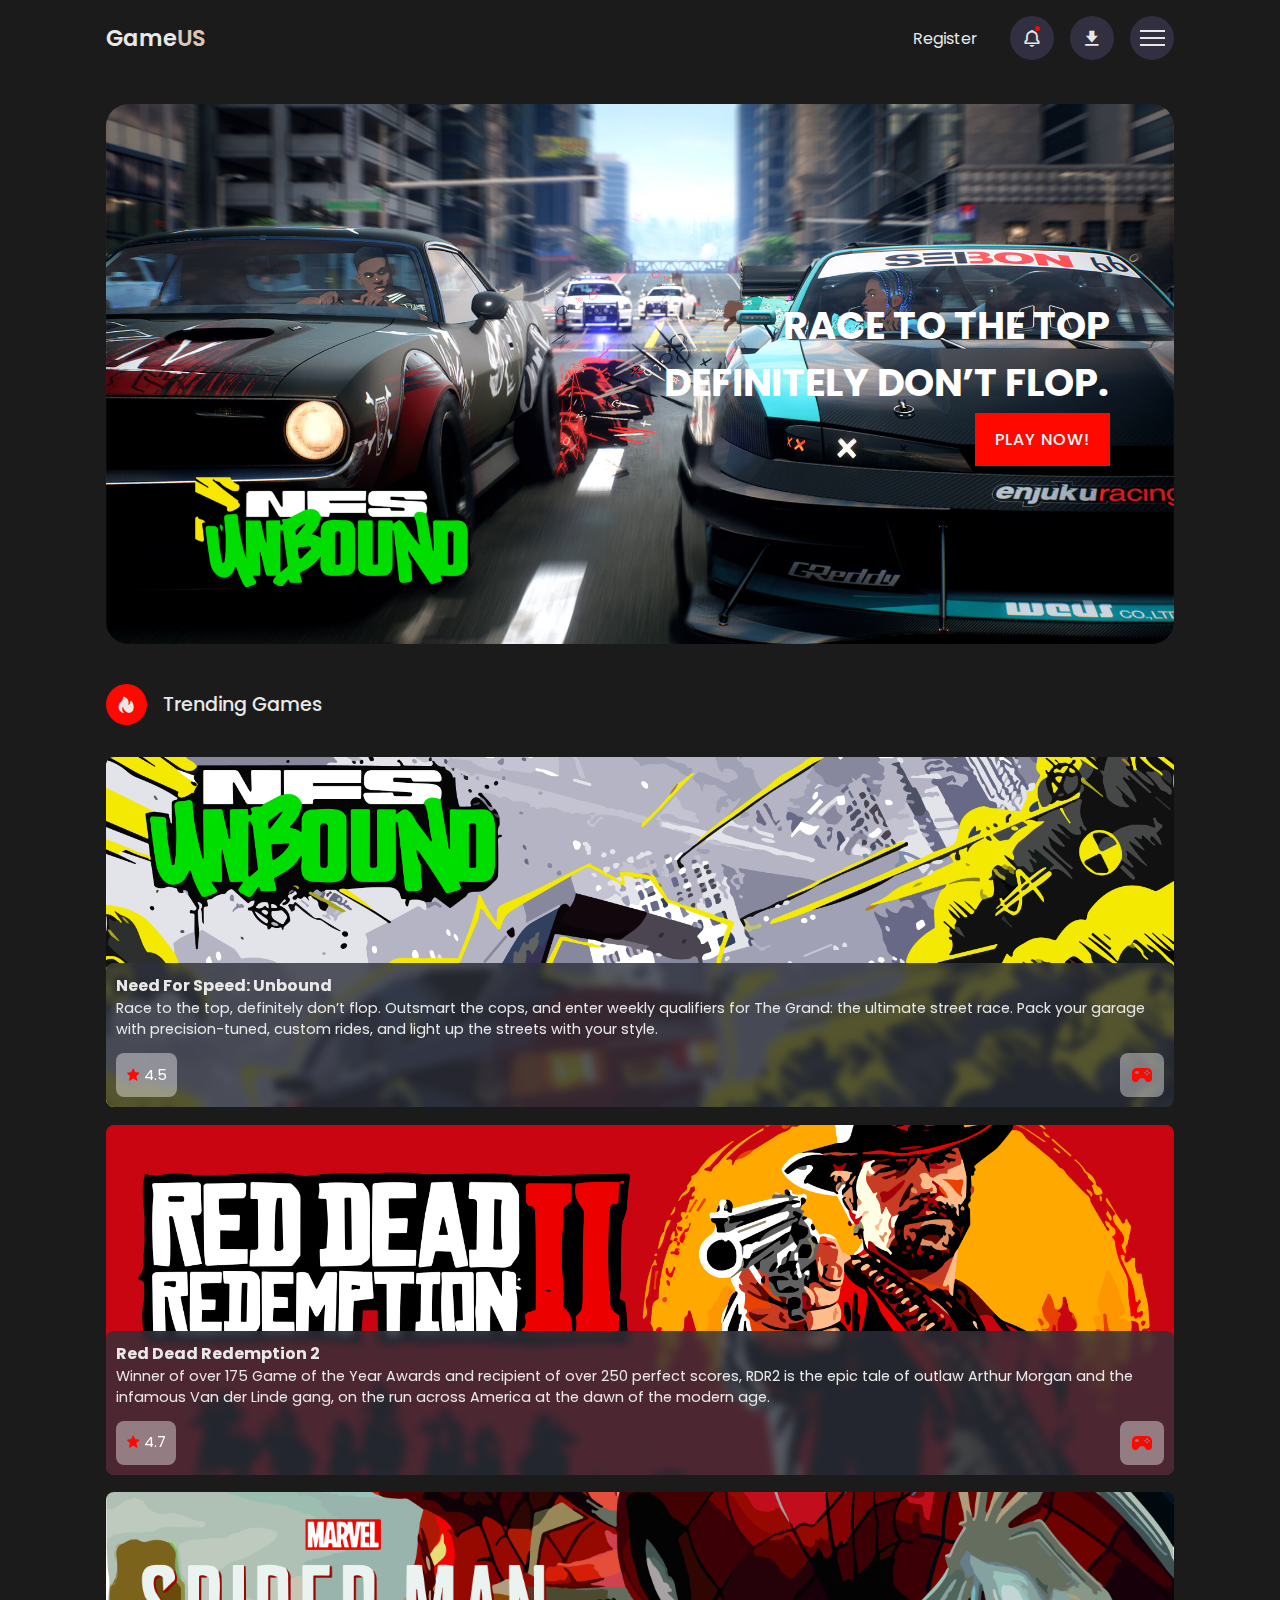
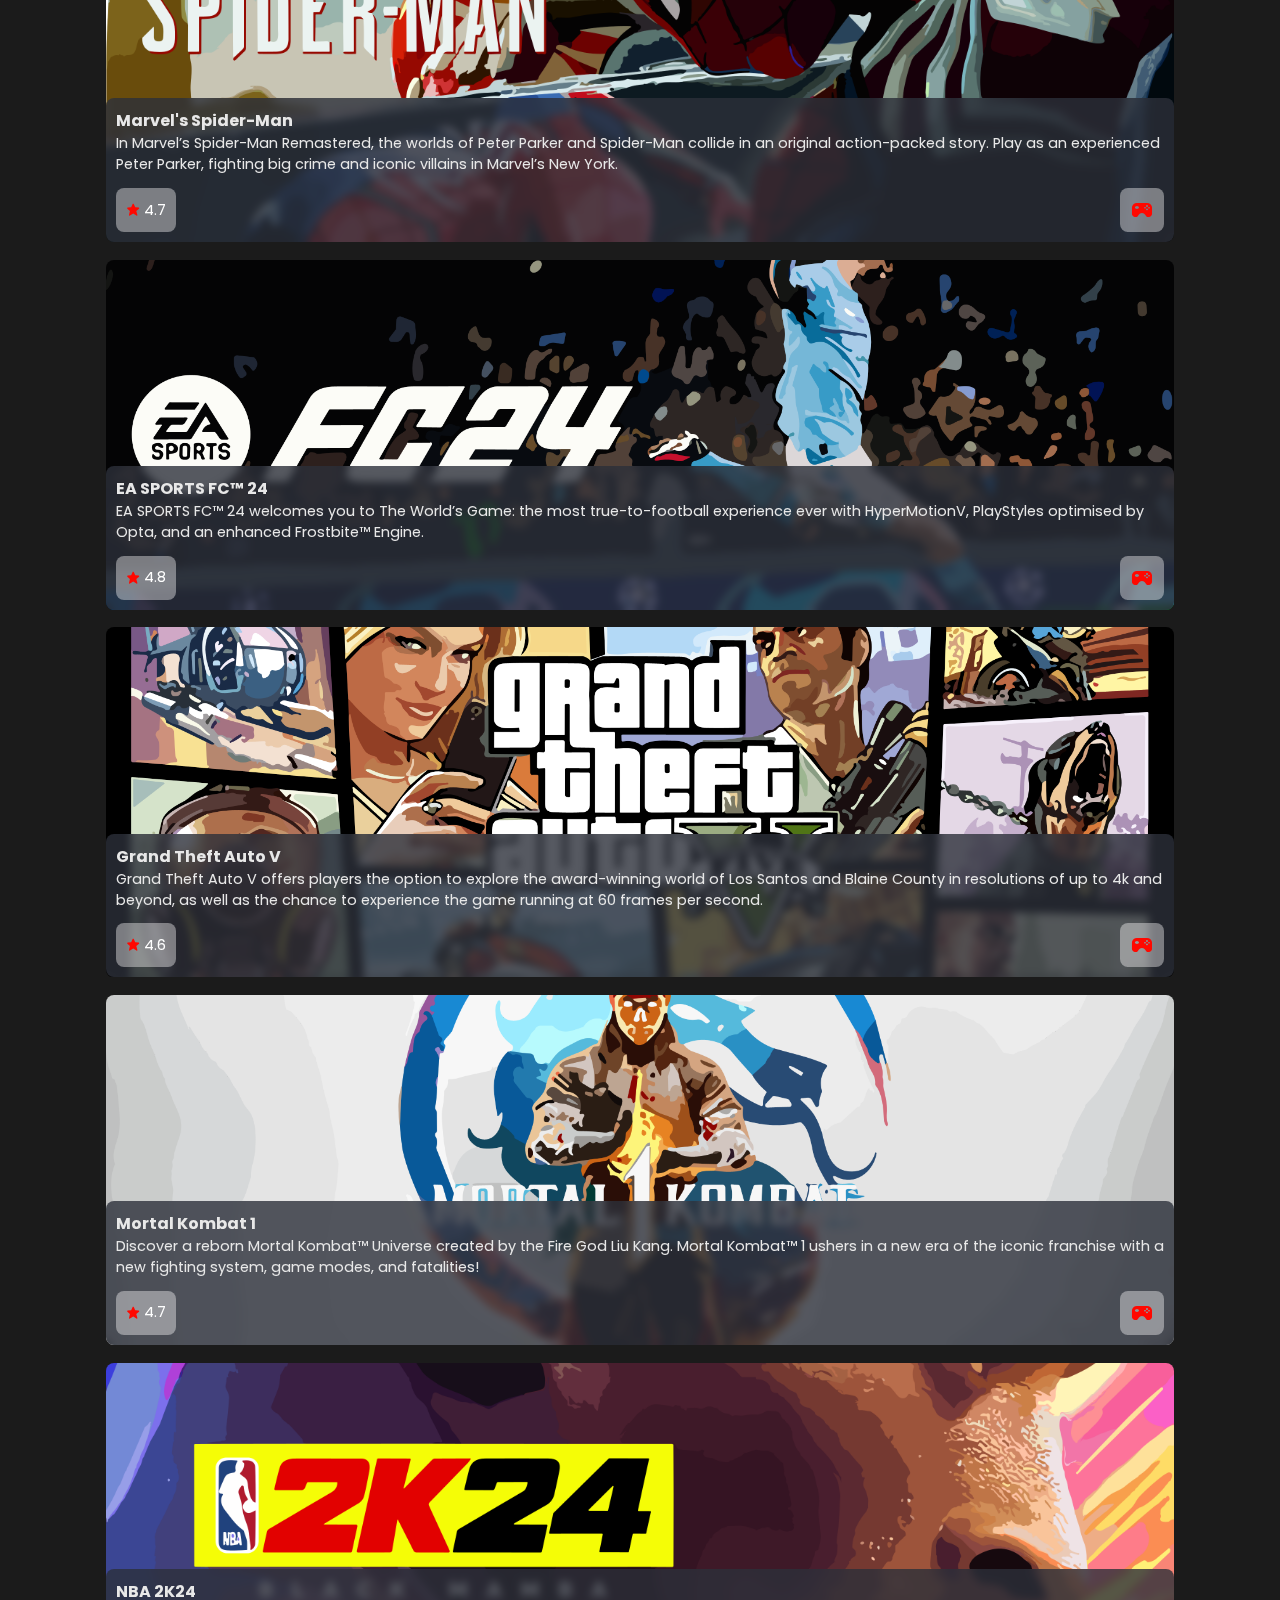
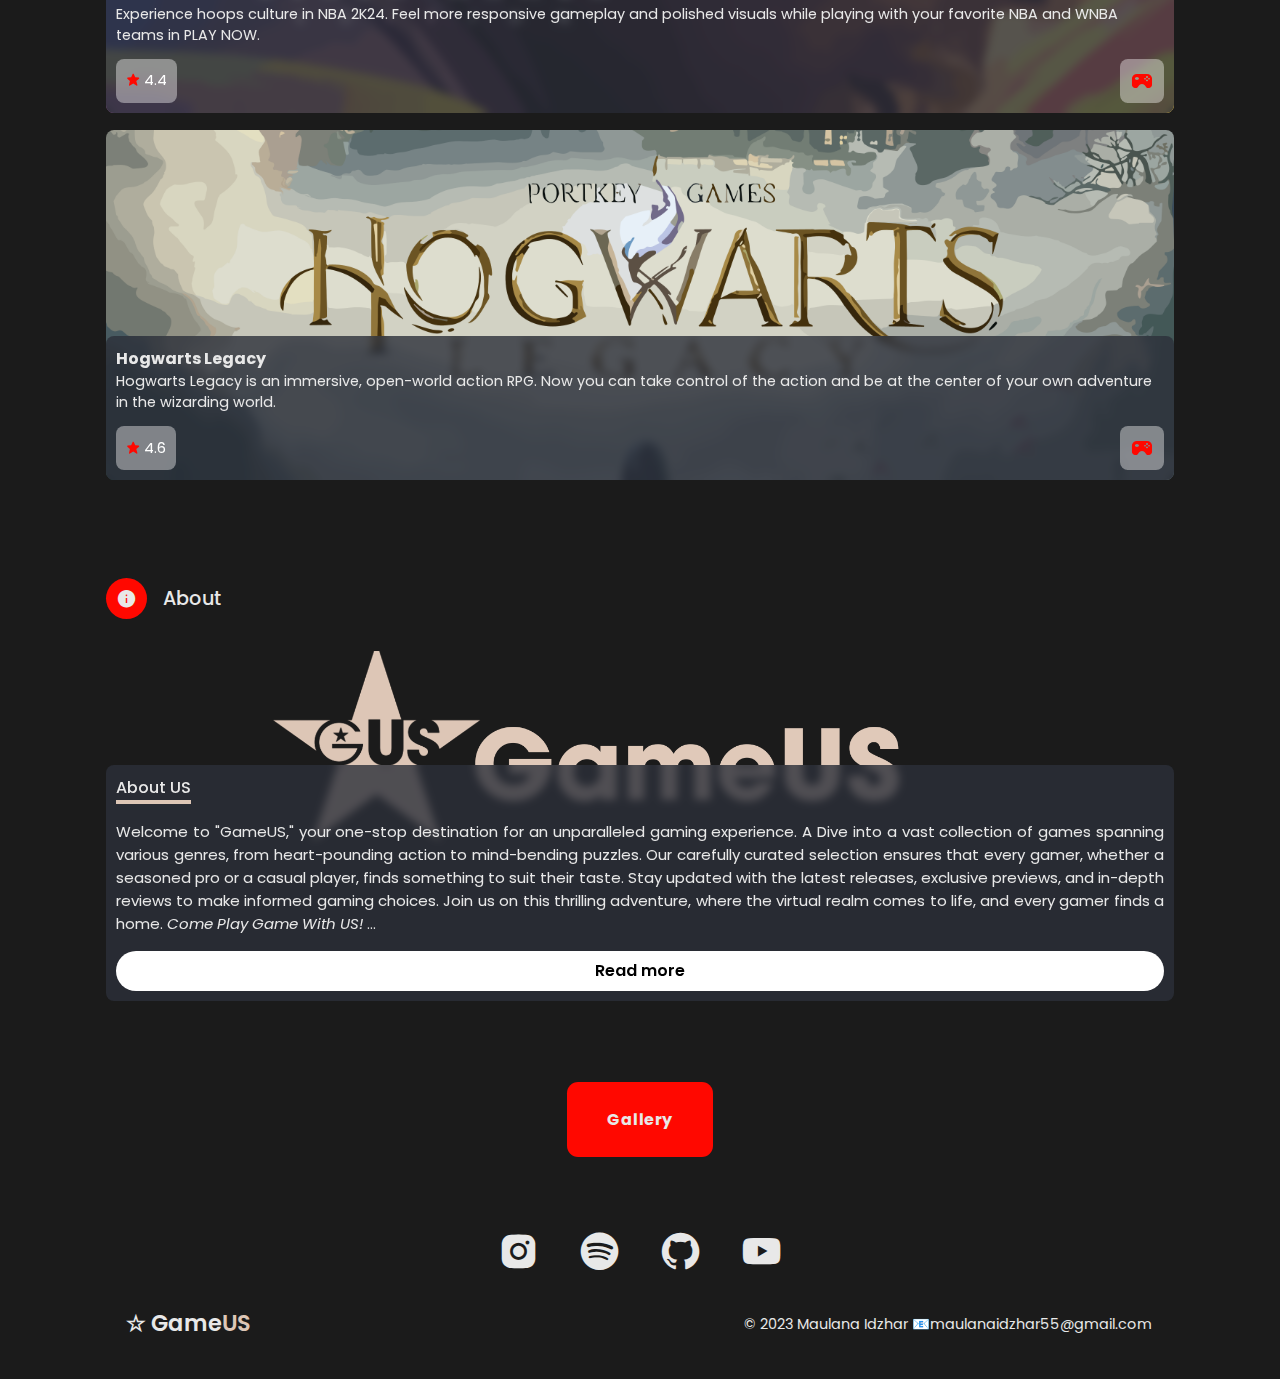
<file: index.html>
<html lang="en">
<head>
    <meta charset="UTF-8">
    <meta name="viewport" content="width=device-width, initial-scale=1.0">
    <title>GameUS</title>

    <!--Fav Icon-->
    <link rel="shortcut icon" href="img/favicon.ico" type="image/x-icon">
    
    <!--CSS-->
    <link rel="stylesheet" href="css/style.css">

    <!--Box Icons-->
    <link href='https://unpkg.com/boxicons@2.1.4/css/boxicons.min.css' rel='stylesheet'>

</head>
<body>
    <!--Link to JavaScript-->
    <script src="js/main.js" async defer></script>
    
    <header>
    <!--Nav-->
    <div class="nav container">

    <!--Logo-->
    <a href="index.html" class="logo">Game<span>US</span></a>

    <!--Nav Icons-->
    <div class="nav-icons">
        <div class="dropdown">
            <a href="contactregis.html">Register</a>
            <div class="isi-dropdown">
                <ul>
                    <li><a href="#">Community</a></li>
                    <li><a href="contactregis.html">Sign In</a></li>
                </ul>
            </div>
        </div>
        <i class='bx bx-bell bx-tada' id="bell-icon"><span></span></i>
        <i class='bx bxs-download' ></i>
        <div class="menu-icon">
            <div class="line1"></div>
            <div class="line2"></div>
            <div class="line3"></div>
        </div>
    </div>

    <!--Menu-->
    <div class="menu">
        <div class="navbar">
            <li><a href="index.html">Home</a></li>
            <li><a href="#trending">Trending</a></li>
            <li><a href="#about">About Us</a></li>
            <li><a href="#gallery">Gallery</a></li>
            <li><a href="contactregis.html">Contact</a></li>

            <body onload="startTime()">                
            <div class="widgets" id="txt"></div>

        </div>
    </div>

    <!--Notification-->
    <div class="notification">
        <div class="notification-box">
            <i class='bx bxs-check-circle bx-tada' ></i>
            <p>Congratulation, Your game download succesfully.</p>
        </div>
        <div class="notification-box box-color">
        <i class='bx bxs-x-circle bx-tada' ></i>
        <p>Could not apply changes.</p>
    </div>
        </div>
    </header>

    <!--Home Section Start-->
<section class="home container" id="home">
    <img src="img/nfs unbound.png" alt="" srcset="">
    <div class="home-text">
        <h1>Race to the top <br> definitely don’t flop.</h1>
        <a target="#" class="btn" href="https://www.ea.com/games/need-for-speed/need-for-speed-unbound">Play Now!</a>
    </div>
</section>
    <!--Home Section End-->

    <!--Trending Section Start-->
<section class="trending container" id="trending">
    <div class="heading">
        <i class='bx bxs-hot bx-burst' ></i>
        <h2>Trending Games</h2>
    </div>

    <!--Trending Content-->
    <div class="trending-content">
        
    <!--Game 1-->
            <div class="box">
                <img src="img/Need For Speed Unbound.png" alt="">
                <div class="box-text">
                    <h2><b>Need For Speed: Unbound</b></h2>
                    <h3>Race to the top, definitely don’t flop. Outsmart the cops, and enter weekly qualifiers for The Grand: the ultimate street race. 
                        Pack your garage with precision-tuned, custom rides, and light up the streets with your style. </h3>
                    <div class="rating-download">
                        <div class="rating">
                            <i class='bx bxs-star' ></i>
                            <span>4.5</span>
                            </div>
                            <a target="#" class="box-btn" href="https://www.ea.com/games/need-for-speed/need-for-speed-unbound">
                                <i class='bx bxs-joystick bx-tada' ></i></a>
                        </div>
                    </div>
                </div>
            </div>

    <!--Game 2-->
            <div class="box">
                <img src="img/Read Dead Redemption 2.png" alt="">
                <div class="box-text">
                    <h2><b>Red Dead Redemption 2</b></h2>
                    <h3>Winner of over 175 Game of the Year Awards and recipient of over 250 perfect scores, RDR2 is the epic tale of outlaw Arthur Morgan and the infamous Van der Linde gang, 
                        on the run across America at the dawn of the modern age.</h3>
                    <div class="rating-download">
                        <div class="rating">
                            <i class='bx bxs-star' ></i>
                            <span>4.7</span>
                            </div>
                            <a target="#" class="box-btn" href="https://www.rockstargames.com/reddeadredemption2/restricted-content/agegate/form?redirect=https%3A%2F%2Fwww.rockstargames.com%2Freddeadredemption2%2F&options=&locale=en_us">
                                <i class='bx bxs-joystick bx-tada' ></i></a>
                        </div>
                    </div>
                </div>
            </div>

    <!--Game 3-->
    <div class="box">
        <img src="img/spiderman.png" alt="">
        <div class="box-text">
            <h2><b>Marvel's Spider-Man</b></h2>
            <h3>In Marvel’s Spider-Man Remastered, the worlds of Peter Parker and Spider-Man collide in an original action-packed story. 
                Play as an experienced Peter Parker, fighting big crime and iconic villains in Marvel’s New York.</h3>
            <div class="rating-download">
                <div class="rating">
                    <i class='bx bxs-star' ></i>
                    <span>4.7</span>
                    </div>
                    <a target="#" class="box-btn" href="https://www.playstation.com/en-id/games/marvels-spider-man-remastered/">
                        <i class='bx bxs-joystick bx-tada' ></i></a>
                </div>
            </div>
        </div>
    </div>

    <!--Game 4-->
    <div class="box">
        <img src="img/EA FC 24.png" alt="">
        <div class="box-text">
            <h2><b>EA SPORTS FC™ 24</b></h2>
            <h3>EA SPORTS FC™ 24 welcomes you to The World’s Game: the most true-to-football experience ever with HyperMotionV, 
                PlayStyles optimised by Opta, and an enhanced Frostbite™ Engine. </h3>
            <div class="rating-download">
                <div class="rating">
                    <i class='bx bxs-star' ></i>
                    <span>4.8</span>
                    </div>
                    <a target="#" class="box-btn" href="https://www.ea.com/en-au/games/ea-sports-fc/fc-24">
                        <i class='bx bxs-joystick bx-tada' ></i></a>
                </div>
            </div>
        </div>
    </div>

    <!--Game 5-->
    <div class="box">
        <img src="img/GTA 5.png" alt="">
        <div class="box-text">
            <h2><b>Grand Theft Auto V</b></h2>
            <h3>Grand Theft Auto V offers players the option to explore the award-winning world of Los Santos and Blaine County in resolutions of up to 4k and beyond, 
                as well as the chance to experience the game running at 60 frames per second. </h3>
            <div class="rating-download">
                <div class="rating">
                    <i class='bx bxs-star' ></i>
                    <span>4.6</span>
                    </div>
                    <a target="#" class="box-btn" href="https://www.rockstargames.com/gta-v">
                        <i class='bx bxs-joystick bx-tada' ></i></a>
                </div>
            </div>
        </div>
    </div>

    <!--Game 6-->
    <div class="box">
        <img src="img/Mortal Kombat 1.png" alt="">
        <div class="box-text">
            <h2><b>Mortal Kombat 1</b></h2>
            <h3>Discover a reborn Mortal Kombat™ Universe created by the Fire God Liu Kang. 
                Mortal Kombat™ 1 ushers in a new era of the iconic franchise with a new fighting system, game modes, and fatalities! </h3>
            <div class="rating-download">
                <div class="rating">
                    <i class='bx bxs-star' ></i>
                    <span>4.7</span>
                    </div>
                    <a target="#" class="box-btn" href="https://www.mortalkombat.com/en-us">
                        <i class='bx bxs-joystick bx-tada' ></i></a>
                </div>
            </div>
        </div>
    </div>

    <!--Game 7-->
    <div class="box">
        <img src="img/nba 2k24.png" alt="">
        <div class="box-text">
            <h2><b>NBA 2K24</b></h2>
            <h3>Experience hoops culture in NBA 2K24. Feel more responsive gameplay and polished visuals while playing with your favorite NBA and WNBA teams in PLAY NOW. </h3>
            <div class="rating-download">
                <div class="rating">
                    <i class='bx bxs-star' ></i>
                    <span>4.4</span>
                    </div>
                    <a target="#" class="box-btn" href="https://nba.2k.com/2k24/">
                        <i class='bx bxs-joystick bx-tada' ></i></a>
                </div>
            </div>
        </div>
    </div>

    <!--Game 8-->
    <div class="box">
        <img src="img/Hogwarts Legacy.png" alt="">
        <div class="box-text">
            <h2><b>Hogwarts Legacy</b></h2>
            <h3>Hogwarts Legacy is an immersive, open-world action RPG. Now you can take control of the action and be at the center of your own adventure in the wizarding world. </h3>
            <div class="rating-download">
                <div class="rating">
                    <i class='bx bxs-star' ></i>
                    <span>4.6</span>
                    </div>
                    <a target="#" class="box-btn" href="https://www.hogwartslegacy.com/en-us?ref=bestwebsiterank">
                        <i class='bx bxs-joystick bx-tada' ></i></a>
                </div>
            </div>
        </div>
    </div>

        </div>
    </div>
</section>
    <!--Trending Section End-->

    <!--New Section Start-->
<section class="new container" id="about">
    <div class="heading">
        <i class='bx bxs-info-circle' ></i>
        <h2>About</h2>
    </div>

    <!--New Content-->
    <div class="new-content"></div>

    <!--About-->
    <div class="about container">
    <div class="box">
        <img src="img/GameUS.png" alt="">
        <div class="box-text">
            <h2>About US</h2>
            <p> Welcome to "GameUS," your one-stop destination for an unparalleled gaming experience. A Dive into a vast collection of games spanning various genres, from heart-pounding action to mind-bending puzzles. 
                Our carefully curated selection ensures that every gamer, whether a seasoned pro or a casual player, finds something to suit their taste. Stay updated with the latest releases, 
                exclusive previews, and in-depth reviews to make informed gaming choices. Join us on this thrilling adventure, where the virtual realm comes to life, and every gamer finds a home. 
                <i>Come Play Game With US!</i>
                <span id="dots">...</span><span id="more">
                    <br>
                    <br>
                    Our mission at GameUS is to provide a one-stop platform that caters to the diverse needs and interests of the gaming community. 
        We aim to foster a positive and engaging environment where gamers can connect, share experiences, and stay updated on the latest trends and developments in the gaming world.
        <br>
        <br>
        Our Vision is to keep our users engaged and entertained through captivating gameplay and dynamic challenges. We are committed to delivering an unparalleled gaming experience by curating a diverse selection of 
                high-quality games that cater to various interests and skill levels.</span></p>
                <button onclick="myFunction()" id="myBtn">Read more</button>

        </div>
            </div>
            <section class="new container" id="gallery">
            <div class="next-page">
                <a href="gallery.html" target="_blank" class="box-btn">Gallery</a>
            </div>
        </div>
    </div>
</section>
    <!--New Section End-->

    <!--Footer-->
<section class="footer" id="contact">
    <div class="social"> 
        <a target="_blank " href="https://instagram.com/idzharq?utm_source=qr&igshid=OGIxMTE0OTdkZA=="><i class='bx bxl-instagram-alt bx-tada' ></i></a>
        <a target="_blank " href="https://open.spotify.com/user/d0iwi206szh61bbbua3qp4ii3?si=BMeg-gOASiej7VPMBVZ30A"><i class='bx bxl-spotify bx-tada' ></i></a>
        <a target="_blank " href="https://github.com/maulanaidzhar"><i class='bx bxl-github bx-tada' ></i></a>
        <a target="_blank " href="https://youtube.com/@cactusjar?si=AwCqL-P8ptVk9v_G"><i class='bx bxl-youtube bx-tada' ></i></a>
    </div>
<div class="copyright container">
    <a href="#" class="logo">  ☆ Game<span>US</span></a>
    <p>&#169; 2023 Maulana Idzhar 📧maulanaidzhar55@gmail.com</p>
</div>
</section>
</file>
<file: css/style.css>
/*Fonts*/
    @import url('https://fonts.googleapis.com/css2?family=Poppins:wght@100;300;400;500;600;700&display=swap');
  *{
    font-family: 'Poppins', sans-serif;
    margin: 0;
    padding: 0;
    scroll-behavior: smooth;
    box-sizing: border-box;
    list-style: none;
    text-decoration: none;
    scroll-padding-top: 2rem;
  }

  :root {
    --main-color: #DDC6B6;
    /*Second Color*/
    /*--main-color:#0d81ec ;*/
    --dark-color: #1b1b1b ;
    --light-color: #322f40 ;
    --text-color:  hsl(0,0%,91%);
  }
  ::selection{
    color: var(--text-color);
    background: var(--main-color);
  }
  section{
    padding: 4rem 0 3rem;
  }
  img {
    width: 100%;
  }
  body {
    color: var(--text-color);
    background: var(--dark-color);
  }
  .container {
    max-width: 1068px;
    margin: auto;
    width: 100%;
    padding-bottom: 1rem;
  }

  /*Header*/
  header{
    position: fixed;
    top: 0;
    left: 0;
    width: 100%;
    background: var(--dark-color);
    z-index: 100;
  }
  
   /*Nav*/
   .nav{
    display: flex;
    align-items: center;
    justify-content: center;
    padding: 16px 0;
  }

/*Logo*/
.logo{
font-size: 1.4rem;
font-weight: 600;
color: var(--text-color);
text-transform: none;
margin: 0 auto 0 0;
}
.logo span {
 color: var(--main-color);
}

/* Navbar-Dropdown */
.dropdown{
    margin-right: 1rem;
}
.dropdown a{
    color: var(--text-color);
    padding: 0;    
}
.isi-dropdown a{
    margin-bottom: 2rem;
}
.dropdown ul{
    list-style-type: none;
}
li.dropdown {
    display: inline-block;
}
.dropdown:hover .isi-dropdown {
    display: block;
}
.isi-dropdown a:hover {
    color: #fff !important;
}
.isi-dropdown {
    position: absolute;
    display: none;
    justify-content: center;
    align-items: center;
    text-align: center;
    box-shadow: 0px 8px 16px 0px rgba(0,0,0,0.2);
    z-index: 1;
    background-color: var(--dark-color);
    padding: 1.5rem;
    border-radius: 20px;
}
.isi-dropdown a {
    color: var(--text-color) !important;
    border-radius: 0;
    margin: 0.1rem;
}
.isi-dropdown a:hover {
    color: #ff0800 !important;
    background: rgb(25, 52, 72)important;
}
.isi-dropdown li{
    display: flex;
    justify-content: center;
    align-items: center;
    margin-bottom: 0.5rem;
    margin-top: 0.8rem;
}

/*Nav Icons*/
.nav-icons{
display: flex;
align-items: center;
column-gap: 1rem;
}
.nav-icons .bx{
    font-size: 20px;
    height: 44px;
    width: 44px;
    display: grid;
    place-items: center;
    color: var(--text-color);
    background: var(--light-color) ;
    border-radius: 50%;
    cursor: pointer;
}
#bell-icon{
    position: relative;
}
#bell-icon span{
    content: '';
    width: 5px;
    height: 5px;
    border-radius: 50%;
    background: #ff0800;
    position: absolute;
    top: 10px;
    right: 14px;
}

/*Menu Icon */
.menu-icon{
    display: flex;
    flex-direction: column;
    align-items: center;
    justify-content: center;
    row-gap: 5px;
    height: 44px;
    width: 44px;
    border-radius: 50%;
    background: var(--light-color);
    cursor: pointer;
    z-index: 200;
    transition: 0.3s;
}
.menu-icon div{
    display: block;
    background: var(--text-color);
    height: 2px;
    width: 25px;
    transition: 0.3s;
}
.move .line1{
    transform: rotate(-45deg) translate(-5px, 5px); 
}
.move .line2{
    opacity: 0;
}
.move .line3{
    transform: rotate(45deg) translate(-5px, -5px);
}

/*Menu*/
.menu{
    position: fixed;
    left: 0;
    top: 0;
    width: 100%;
    height: 100vh;
    background: rgba(0, 0, 14, 0.9);
    z-index: 106;
    display: flex;
    align-items: center;
    justify-content: space-between;
    transition: 0.5s;
    clip-path: circle(0% at 100% 0%);
}
.menu.active{
    clip-path: circle(144% at 100% 0%);
}
.menu img{
    width: 700px;
}
.navbar{
    display: grid;
    row-gap: 1rem;
    text-align: right;
    padding-right: 5rem;
}
.navbar a{
    font-size: 1.6rem;
    color: var(--main-color)
    font-weight: 500;
    transition: 0.2s;
}
.navbar a:hover{
    border-bottom: 4px solid var(--main-color);
    font-size: 1.8rem;
}
.widgets{
    font-size: 1.2rem;
}

/*Notification*/
.notification{
    position: absolute;
    top: 110%;
    right: 5rem;
    background: var(--light-color);
    width: 300px;
    height: 350px;
    border-radius: 0.5rem;
    padding: 10px;
    display: flex;
    flex-direction: column;
    row-gap: 1rem;
    clip-path: circle(0% at 100% 0%);
}
.notification.active{
    clip-path: circle(144% at 100% 0%);
    transition: 0.3s;
}
.notification-box{
display: flex;
align-items: baseline;
column-gap: 1rem;
border-radius: 0.5rem;
background: var(--dark-color);
padding: 10px;
}
.notification-box .bx{
    color: #09ff00;
}
.box-color{
    background: hsl(0, 0%, 100%, 0.4);
}
.box-color .bx{
    color: #ff0800;
}

/*Home*/
.home{
    position: relative;
    min-height: 540px;
    display: flex;
    align-items: center;
    justify-content: flex-end;
    margin-top: 5rem;
}
.home img{
    position: absolute;
    width: 100%;
    height: 100%;
    object-fit: cover;
    border-radius: 1.4rem;
    z-index: -1;
}
.home-text{
    padding-right: 4rem;
    text-align: right;
}
.home-text h1{
    font-size: 2.4rem;
    text-transform: uppercase;
    color: #ffffff;
    margin-bottom: 1rem;
}
.btn{
    background: #ff0800;
    padding: 15px 20px;
    color: #ffffff;
    text-transform: uppercase;
    font-size: 1rem;
    letter-spacing: 1px;
    font-weight: 500;
}
.btn:hover{
    background: var(--light-color);
    transition: 0.3s; all linear;
}

/*Heading*/
.heading{
    display: flex;
    align-items: center;
    column-gap: 1rem;
    margin-bottom: 2rem;   
}
.heading .bx{
    font-size: 21px;
    color: var(--text-color);
    background: #ff0800;
    padding: 10px;
    border-radius: 5rem;
}
.heading h2{
    font-size: 1.2rem;
    font-weight: 500;
}

/*Main Body*/
.box{
    position: relative;
    width: 100%;
    height: 350px;
    border-radius: 0.5rem;
    transition: all 0.3s ease;
    display: flex;
    align-items: center;
    margin-bottom: 1.1rem;
}
.box:hover{
    transform: translateY(5px);
}
.box img{
    width: 100%;
    height: 100%;
    object-fit: cover;
    border-radius: 0.5rem;
}
.box .box-text{
    position: absolute;
    right: 0;
    left: 0;
    bottom: 0;
    padding: 10px;
    background: hsl(227, 14%, 20%, 0.8);
    backdrop-filter: blur(4px);
    border-radius: 0.5rem;
}
.box .box-text h2{
    font-size: 1rem;
    font-weight: 500;
}
.box .box-text h3{
    font-size: 0.9rem;
    font-weight: 400;
    margin-bottom: 0.8rem;
}
.rating-download{
    display: flex;
    justify-content: space-between;
}
.rating{
    display: flex;
    align-items: center;
    column-gap: 4px;
    background: hsl(0, 0%, 100%, 0.4);
    padding: 10px;
    border-radius: 0.5rem;
}
.rating .bx{
    color: #ff0800;
    font-size: 0.9rem;
}
.rating span{
    color: #ffffff;
    font-size: 0.9rem;
}
.box-btn .bx{
    display: flex;
    align-items: center;
    color: #ff0800;
    column-gap: 4px;
    background: hsl(0, 0%, 100%, 0.4);
    padding: 10px;
    border-radius: 0.5rem;
    font-size: 150%;
}
.box-btn .bx:hover{
    background: var(--light-color);
    transition: 0.3s; all linear;
}
.new-content{
    display: contents;
    grid-template-columns: repeat(auto-fit,minmax(240p,auto));
    gap: 1.2rem;
}
.next-page{
    display: flex;
    justify-content: center;
    align-items: center;
}
.next-page a{
    background: #ff0800;
    padding: 25px 40px;
    color: var(--text-color);
    letter-spacing: 0.5px;
    font-weight: 700;
    border-radius: 0.7rem;
}
.next-page a:hover{
    background: var(--light-color);
    transition: 0.3s all linear;
}
.copyright{
    display: flex;
    justify-content: space-between;
    padding: 20px;
}
.copyright p{
    font-size: 0.9rem;
    color: var(--text-color);
    padding: 8;
    padding-right: 2;
}

/*Video*/
.video-container video{
    width: 100%;
    aspect-ratio: 16/9;
    border-radius: 0.5rem;
}
.video-container {
    margin-top: 1rem;
}
.gallery{
    margin-top: 2rem;
}
.gallery h2{
    display: inline-flex;
    font-size: 1.4rem;
    font-weight: 500;
    border-bottom: 4px solid var(--main-color);
}
.gallery p{
    font-size: 0.938rem;
    margin-top: 1rem;
    text-align: justify;
}

/*Screenshot*/
.screenshot-content{
    transition: all 0.3s ease;
}
.screenshot-content:hover{
    transform: translateY(10px);
}

.screenshot h2{
    display: inline-flex;
    font-size: 1.4rem;
    font-weight: 500;
    border-bottom: 4px solid var(--main-color);
    margin: 1.6rem 0;
}
.about{
    margin-top: 2rem;
}
.about h2{
    display: inline-flex;
    font-size: 1.4rem;
    font-weight: 500;
    border-bottom: 4px solid var(--main-color);
}
.about p{
    font-size: 0.938rem;
    margin-top: 1rem;
    text-align: justify;
}

/*Responsive or Media Queries*/
@media (max-width: 1080px){
    .container{
        margin: 0 auto;
        width: 90%;
    }
    .nav{
        padding: 10px 0;
    }
    .notification{
        right: 4rem;
    }
    .section{
        padding: 3rem 0 2rem;
    }
    .home {
        margin-top: 4rem !important;
        min-height: 440px;
    }
    .home img{
        border-radius: 1rem;
    }
    .new-content{
        grid-template-columns: repeat(auto-fit, minmax(200px auto));
    }
    .video-container{
        margin-top: 5rem !important;
    }
}

@media (max-width: 774px){
    .notification{
        right: 1rem;
    }
    .menu img{
        width: 400px;
    }
    .home{
        min-height: 300px;
    }
    .home-text h1{
        font-size: 2rem;
    }
    .btn{
        padding: 12px 17px;
    }
}

@media (max-width: 560px){
    .menu {
        justify-content: flex-end;
    }
    .nav{
        padding: 8px 0;
    }
    .nav-icons .bx,
    .menu-icon {
        height: 40px;
        width: 40px;
    }
    .home {
        min-height: 240px;
    }
    .home-text{
        padding-right: 1rem;
    }
    p{
        font-size: 0.875rem;
    }
}

@media screen and (max-width: 480px) {
    .form-box {
        width: 100%;
        border-radius: 0px;
    }
    .menu {
        justify-content: flex-end;
    }
}

@media (max-width: 750px){
    .menu {
        justify-content: flex-end;
    }
    .nav{
        padding: 8px 0;
    }
    .nav-icons .bx,
    .menu-icon {
        height: 40px;
        width: 40px;
    }
    .home {
        min-height: 240px;
    }
    .home-text{
        padding-right: 1rem;
    }
    p{
        font-size: 0.875rem;
    }
}

@media (max-width: 360px){
    .logo{
        font-size: 1.2rem;
    }
    .navbar a{
        font-size: 1.3rem;
    }
    .navbar a:hover{
        font-size: 1.4rem;
    }
    .notification{
        width: 270px;
    }
    .home{
        min-height: 214px;
    }
    .home-text h1{
        font-size: 1.4rem;
    }
    .heading .bx{
        padding: 8px;
    }
    .heading h2{
        font-size: 1.1rem;
    }
    .box{
        height: 420px;
    }
    .copyright{
        flex-direction: column;
        align-items: center;
        row-gap: 1rem;
    }
    .copyright .logo{
        margin: 0;
    }
    .about h2{
        font-size: 1.2rem;
    }
}

/* Registration and Login Form */
.regis-box {
    display: flex;
    justify-content: center;
    align-items: center;
    min-height: 100vh;
    width: 100%;
    background: url("background.jpg") no-repeat;
    background-position: center;
    background-size: cover;
}
.form-box {
    position: relative;
    width: 400px;
    height: 450px;
    background: var(--light-color);
    border: none;
    border-radius: 20px;
    backdrop-filter: blur(15px) brightness(80%);
    display: flex;
    justify-content: center;
    align-items: center;
}
.inputbox {
    position: relative;
    margin: 30px 0;
    width: 310px;
    border-bottom: 2px solid #fff;
}
.inputbox label {
    position: absolute;
    top: 50%;
    left: 5px;
    transform: translateY(-50%);
    color: #fff;
    font-size: 1em;
    pointer-events: none;
    transition: 0.5s;
}

/* animations: start */
input:focus~label,
input:valid~label {
    top: -5px;
}

/* animation:end */
.inputbox input {
    width: 100%;
    height: 50px;
    background: transparent;
    border: none;
    outline: none;
    font-size: 1em;
    padding: 0 35px 0 5px;
    color: #fff;
}
.inputbox ion-icon {
    position: absolute;
    right: 8px;
    color: #fff;
    font-size: 1.2em;
    top: 20px;
}
.forget {
    margin: -10px 0 17px;
    font-size: 0.9em;
    color: #fff;
    display: flex;
    justify-content: space-between;
}
.forget label input {
    margin-right: 3px;
}
.forget a {
    color: #fff;
    text-decoration: none;
}
.forget a:hover {
    text-decoration: underline;
}
button {
    width: 100%;
    height: 40px;
    border-radius: 40px;
    background-color: #fff;
    border: none;
    outline: none;
    cursor: pointer;
    font-size: 1em;
    font-weight: 600;
    margin-top: 1rem;
}
.register {
    font-size: 0.9em;
    color: #fff;
    text-align: center;
    margin: 25px 0 10px;
}
.register p a {
    text-decoration: none;
    color: #fff;
    font-weight: 600;
}
.register p a:hover {
    text-decoration: underline;
}

/*Footer*/
.footer{
    background-color: var(--dark-color);
    text-align: center;
    padding: 1rem 0;
}
.footer .social .bx {
    font-size: 45px;
}
.footer .social{
    margin: 0.5rem;
    margin-bottom: rem;
}
.footer .social a{
    color:var(--text-color);
    margin: 1rem ;
    margin-bottom: 2rem;
}
.footer .social a:hover{
color: #ff0800;
}

#more {display: none;}
</file>
